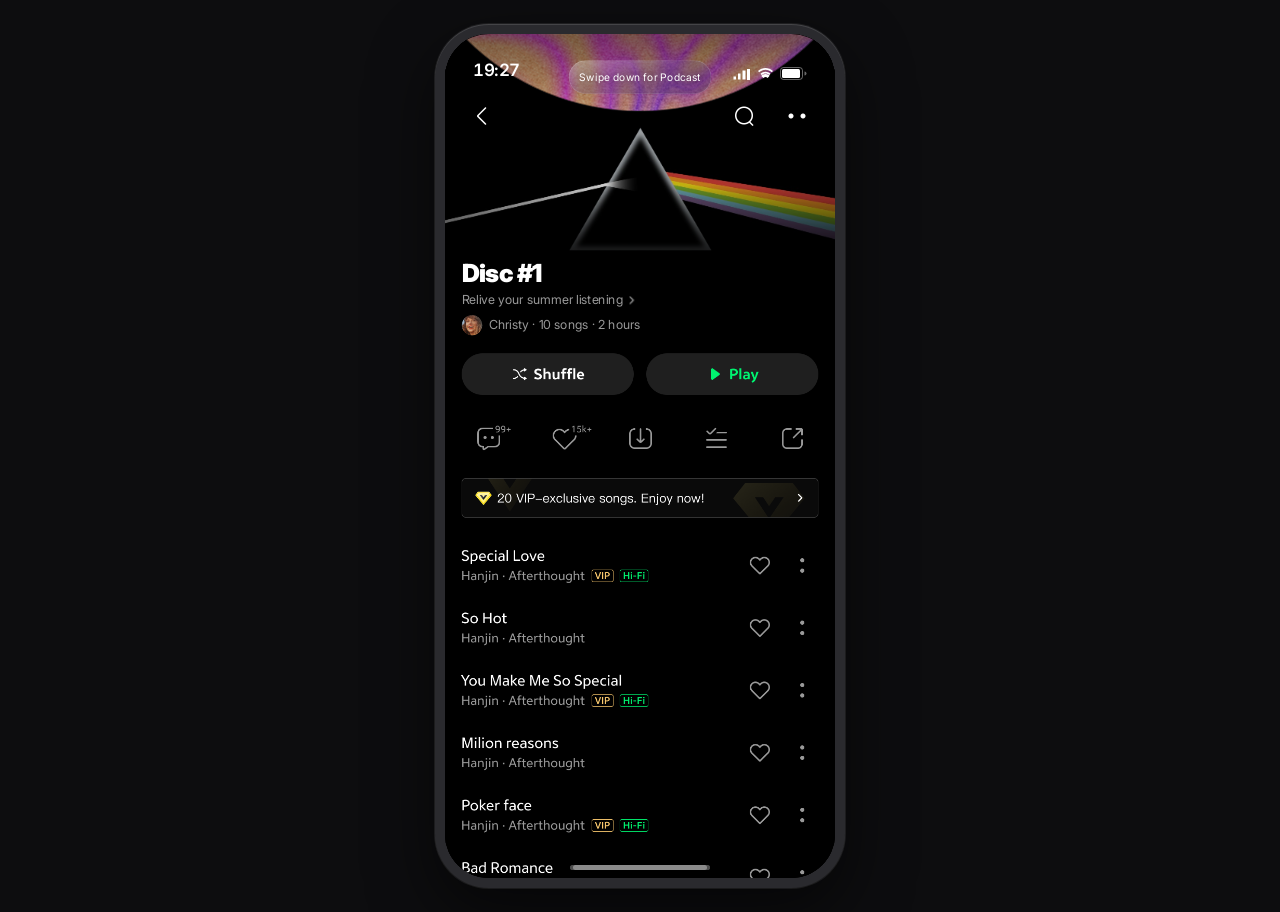
<file: index.html>
<!DOCTYPE html>
<html lang="zh-Hant">
<head>
  <meta charset="UTF-8">
  <meta name="viewport" content="width=device-width, initial-scale=1.0, maximum-scale=1.0, user-scalable=no">
  <title>AI 播客 · Disc #1</title>
  <link rel="preconnect" href="https://fonts.googleapis.com">
  <link rel="preconnect" href="https://fonts.gstatic.com" crossorigin>
  <link href="https://fonts.googleapis.com/css2?family=Instrument+Serif:ital@0;1&family=Inter:wght@400;500;600;700&display=swap" rel="stylesheet">
  <link rel="stylesheet" href="playlist.css">
  <style>
    /* file:// 兜底 */
    body.shell-body { min-height: 100dvh; margin: 0; display: flex; align-items: center; justify-content: center; background: #0d0d0f; }
    .phone-preview { padding: 10px; border-radius: 54px; background: #2a2a2e; }
    .phone-screen { width: 390px; height: 844px; border-radius: 44px; overflow: hidden; background: #000; position: relative; }
    .view--playlist { width: 100%; height: 100%; }
    .view--player { width: 100%; height: 100%; background: #fbe2d0; }
    .ios-status-bar { position: absolute; top: 0; left: 0; right: 0; z-index: 50; height: 54px; }
    .player-frame { top: 54px; height: calc(100% - 54px); position: absolute; width: 100%; left: 0; }
    .phone-screen.is-player-view .player-frame { top: 0; height: 100%; }
    .playlist-viewport { width: 100%; height: 100%; overflow: hidden; }
    .playlist-stage { width: 750px; height: 1624px; transform: scale(var(--stage-scale, 0.52)); transform-origin: top left; position: relative; }
    .view--playlist { touch-action: none; }
    .figma-disc-long-hit {
      position: absolute;
      left: 50%;
      top: 50%;
      z-index: 8;
      width: 44%;
      height: 44%;
      transform: translate(-50%, -50%);
      border: none;
      border-radius: 50%;
      background: transparent;
      cursor: pointer;
      pointer-events: auto;
      -webkit-tap-highlight-color: transparent;
    }
    .figma-hero-hit { touch-action: none; }
  </style>
</head>
<body class="shell-body">

  <div class="phone-preview">
    <div class="phone-screen" id="phoneScreen">

      <header class="ios-status-bar" aria-hidden="true">
        <time class="ios-status-bar__time" id="statusTime">12:32</time>
        <div class="ios-status-bar__trailing">
            <svg class="ios-icon ios-icon--cellular" viewBox="0 0 18 12" aria-hidden="true">
              <path fill="currentColor" d="M1 8.5h2.5v3H1v-3zm4.5-3H8v6H5.5v-6zm4.5-3H13v9h-3V2.5zm4.5-1.5h3v12h-3V1z"/>
            </svg>
            <svg class="ios-icon ios-icon--wifi" viewBox="0 0 16 12" aria-hidden="true">
              <path fill="currentColor" d="M8 1.8c2.4 0 4.6.9 6.3 2.4l1.2-1.2C13.4 1.1 10.8 0 8 0S2.6 1.1.5 2.9L1.7 4.2C3.4 2.7 5.6 1.8 8 1.8zm0 3.6c1.5 0 2.9.6 3.9 1.6l1.2-1.2c-1.4-1.3-3.3-2.1-5.1-2.1s-3.7.8-5.1 2.1L4.1 7c1-.9 2.4-1.6 3.9-1.6zm0 3.6c.8 0 1.5.3 2.1.9l2.1-2.1C11.1 6.7 9.6 6 8 6s-3.1.7-4.2 1.9L5.9 10c.6-.6 1.3-.9 2.1-.9z"/>
            </svg>
            <svg class="ios-icon ios-icon--battery" viewBox="0 0 27 13" aria-hidden="true">
              <rect x=".5" y=".5" width="22" height="12" rx="3" fill="none" stroke="currentColor" stroke-opacity=".4"/>
              <rect x="2" y="2" width="18" height="9" rx="1.5" fill="currentColor"/>
              <path fill="currentColor" fill-opacity=".4" d="M24.5 4.5v4a1.5 1.5 0 0 0 0-4z"/>
            </svg>
          </div>
      </header>

      <section class="view view--playlist active" id="viewPlaylist" aria-label="歌单页">

        <nav class="app-nav" aria-label="导航栏">
          <button type="button" class="app-nav__btn" aria-label="返回">
            <img class="app-nav__icon" src="assets/playlist/nav-back.png" alt="" width="24" height="24">
          </button>
          <div class="app-nav__actions">
            <button type="button" class="app-nav__btn" aria-label="搜索">
              <img class="app-nav__icon" src="assets/playlist/nav-search.png" alt="" width="24" height="24">
            </button>
            <button type="button" class="app-nav__btn" aria-label="分享">
              <img class="app-nav__icon" src="assets/playlist/nav-share.png" alt="" width="24" height="24">
            </button>
          </div>
        </nav>

        <div class="playlist-viewport">
          <div class="playlist-stage" data-figma-node="2:18733">

            <img
              class="figma-layer figma-layer--bg"
              src="assets/playlist/image-6.png"
              alt=""
              width="750"
              height="1624"
              data-node-id="2:18734"
            >

            <!-- 遮住底图里自带的旧状态栏 / 导航，避免与上方 iOS 栏重复 -->
            <div class="figma-bg-top-wipe" aria-hidden="true"></div>

            <div class="figma-layer figma-layer--hero-mask" data-node-id="2:18735">
              <img
                class="figma-hero-bg"
                src="assets/playlist/hero-bg.jpg"
                alt=""
                width="750"
                height="514"
                decoding="async"
              >
              <div class="figma-hero-disc" data-node-id="2:19599" aria-hidden="true">
                <div class="figma-hero-disc-spin">
                  <div class="figma-hero-ambient" id="playlistAmbient"></div>
                  <div class="figma-hero-hub-cover" aria-hidden="true"></div>
                  <div class="figma-hero-disc-vinyl" aria-hidden="true"></div>
                  <svg class="figma-hero-disc-rings" viewBox="0 0 100 100" aria-hidden="true">
                    <g class="figma-hero-disc-rings__grooves" fill="none">
                      <circle cx="50" cy="50" r="24"/>
                      <circle cx="50" cy="50" r="28"/>
                      <circle cx="50" cy="50" r="32"/>
                      <circle cx="50" cy="50" r="36"/>
                      <circle cx="50" cy="50" r="40"/>
                      <circle cx="50" cy="50" r="44"/>
                      <circle cx="50" cy="50" r="47"/>
                      <circle cx="50" cy="50" r="49.2"/>
                    </g>
                  </svg>
                  <div class="figma-hero-disc-center" aria-hidden="true"></div>
                  <button type="button" class="figma-disc-long-hit" id="discLongPress" aria-label="长按进入播放器" tabindex="-1"></button>
                </div>
              </div>
              <div class="figma-hero-dim" data-node-id="2:18737"></div>
              <div class="figma-hero-grad figma-hero-grad--bottom" data-node-id="2:18738"></div>
              <div class="figma-hero-grad figma-hero-grad--top" data-node-id="2:18739"></div>
            </div>

            <div class="figma-layer figma-layer--meta" data-node-id="2:18744">
              <h1 class="figma-meta-title" data-node-id="2:18746">Disc #1</h1>
              <p class="figma-meta-subtitle" data-node-id="2:18747">
                <span data-node-id="2:18748">Relive your summer listening </span>
                <img class="figma-meta-chevron" src="assets/playlist/icon-chevron-right.png" alt="" width="24" height="24" data-node-id="2:18749">
              </p>
              <div class="figma-meta-user" data-node-id="2:18764">
                <img class="figma-meta-avatar" src="assets/playlist/avatar-mask.png" alt="" width="40" height="40" data-node-id="2:18766">
                <p class="figma-meta-user-text" data-node-id="2:18770">
                  <span data-node-id="2:18771">Christy</span><span data-node-id="2:18772"> · 10 songs · 2 hours</span>
                </p>
              </div>
            </div>


            <div class="figma-layer figma-layer--pill" data-node-id="2:19683" aria-hidden="true">
              <span class="figma-pill-text">Swipe down for Podcast</span>
            </div>

            <button type="button" class="figma-hero-hit" id="heroTrigger" aria-label="向下滑动进入 Podcast 播放器"></button>

          </div>
        </div>
      </section>

      <section class="view view--player" id="viewPlayer" aria-label="播放器" aria-hidden="true">
        <iframe
          id="playerFrame"
          class="player-frame"
          title="Lucky · Jason Mraz"
          allow="autoplay"
        ></iframe>
      </section>

      <div class="transition-flash" id="transitionFlash" aria-hidden="true"></div>
      <div class="phone-home-indicator" aria-hidden="true"></div>

    </div>
  </div>

  <script src="assets/vendor/three.min.js"></script>
  <script src="ambient-shader.js"></script>
  <script src="playlist-ambient.js"></script>
  <script src="navigation.js"></script>
</body>
</html>
</file>
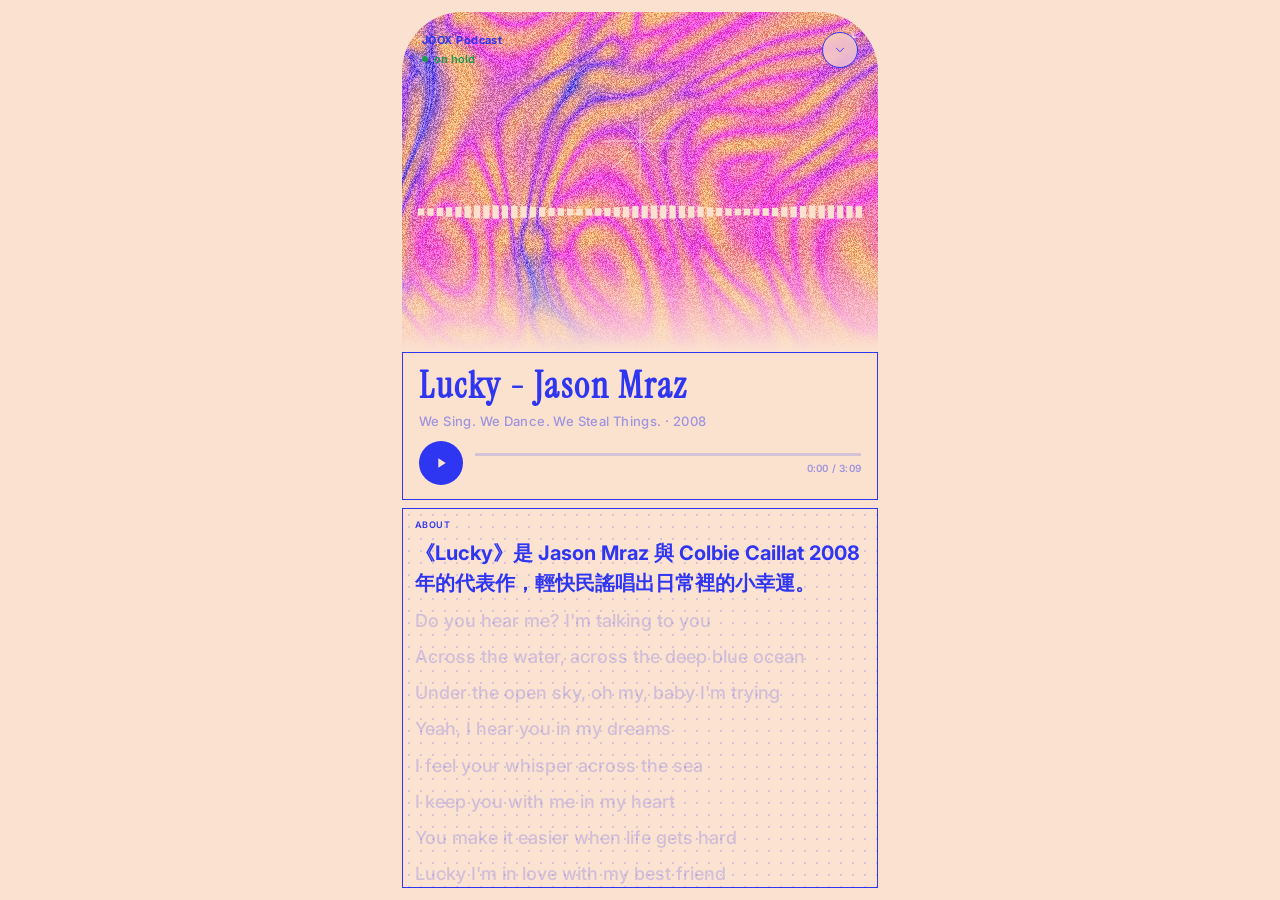
<file: player.html>
<!DOCTYPE html>
<html lang="zh-Hant">
<head>
<meta charset="UTF-8">
<meta name="viewport" content="width=device-width, initial-scale=1.0, maximum-scale=1.0, user-scalable=no">
<title>Lucky - Jason Mraz · Aero Player</title>
<link rel="preconnect" href="https://fonts.googleapis.com">
<link rel="preconnect" href="https://fonts.gstatic.com" crossorigin>
<link href="https://fonts.googleapis.com/css2?family=Instrument+Serif:ital@0;1&family=Inter:wght@400;500;600;700&display=swap" rel="stylesheet">
<script src="assets/vendor/three.min.js"></script>
<script src="ambient-shader.js"></script>
<style>
  :root{
    --bg-color:#FBE2D0;
    --ink-primary:#2F36F1;
    --ink-accent:#F949E0;
    --ink-muted:rgba(47,54,241,.45);
    --ink-faint:rgba(47,54,241,.18);
    --live:#1a9b52;
    --font-serif:'Instrument Serif', serif;
    --font-sans:'Inter', sans-serif;
    --border-style:1px solid var(--ink-primary);
  }
  *{box-sizing:border-box;margin:0;padding:0;user-select:none;-webkit-tap-highlight-color:transparent}
  html,body{width:100%;height:100%;background:var(--bg-color);color:var(--ink-primary);overflow:hidden;display:flex;justify-content:center;align-items:center;font-family:var(--font-sans)}
  html.is-embed, html.is-embed body{background:var(--bg-color);padding:0;display:block}
  html.is-embed #app-frame{max-width:none;width:100%;height:100%;background:var(--bg-color)}

  #app-frame{
    width:100%;height:100%;max-width:500px;background:var(--bg-color);
    position:relative;display:flex;flex-direction:column;overflow:hidden;
  }

  .player-stage{flex:1;display:flex;flex-direction:column;min-height:0}

  html.is-embed .player-stage{
    position:relative;
    flex:1;
    min-height:0;
    height:100%;
    overflow:hidden;
  }

  .ambient-viewport{
    --beat-scale:1;
    position:relative;margin:12px 12px 0 12px;
    flex:0 0 min(48vh, 340px);min-height:260px;
    border-top-left-radius:60px;border-top-right-radius:60px;
    overflow:hidden;display:flex;flex-direction:column;
  }
  html.is-embed .ambient-viewport{
    position:absolute;
    inset:0;
    margin:0;
    width:100%;
    height:100%;
    min-height:280px;
    flex:none;
    border-radius:0;
    z-index:0;
  }
  html.is-embed .viewport-fade{
    display:block;
    height:140px;
  }
  #webgl-container{position:absolute;inset:0;z-index:0}
  .dot-grid{
    position:absolute;inset:0;z-index:1;pointer-events:none;
    background-image:radial-gradient(circle, rgba(251,226,208,.55) 1px, transparent 1px);
    background-size:14px 14px;opacity:.35;mix-blend-mode:overlay;
  }
  .viewport-fade{position:absolute;bottom:0;left:0;width:100%;height:100px;background:linear-gradient(to top, var(--bg-color) 0%, transparent 100%);z-index:2}

  .player-header{
    position:relative;z-index:5;display:flex;align-items:center;gap:12px;
    padding:20px 20px 8px 20px;
  }
  html.is-embed .player-header{
    padding-top:62px;
  }
  .header-copy{flex:1;min-width:0}
  .channel-title{
    font-family:var(--font-sans);font-size:11px;font-weight:700;
    letter-spacing:.04em;line-height:1.2;
  }
  .channel-status{
    display:flex;align-items:center;gap:6px;margin-top:4px;
    font-size:11px;font-weight:600;color:var(--live);
  }
  .status-dot{
    width:6px;height:6px;border-radius:50%;background:var(--live);
    animation:status-pulse 1.6s ease-in-out infinite;
  }
  @keyframes status-pulse{
    0%,100%{opacity:1;transform:scale(1)}
    50%{opacity:.45;transform:scale(.85)}
  }
  .collapse-btn{
    width:36px;height:36px;border-radius:50%;border:var(--border-style);
    background:rgba(251,226,208,.65);backdrop-filter:blur(4px);
    display:flex;align-items:center;justify-content:center;cursor:pointer;
  }
  .collapse-btn svg{width:14px;height:14px}

  .wave-stage{
    position:relative;z-index:4;flex:1;display:flex;align-items:center;justify-content:center;
    padding:8px 16px 12px 16px;
  }
  .wave-canvas{width:100%;height:88px;display:block}

  .starburst-overlay{
    position:absolute;top:38%;left:50%;
    transform:translate(-50%,-50%) scale(var(--beat-scale));
    z-index:3;width:96px;height:96px;opacity:.75;pointer-events:none;
    transition:transform .08s ease-out;
  }
  .star-top-right{position:absolute;top:18px;right:18px;width:14px;height:14px;z-index:3;pointer-events:none}

  .player-sheet{
    flex:1;min-height:0;display:flex;flex-direction:column;
    padding:0 12px 12px 12px;gap:8px;
    animation:sheet-rise .7s cubic-bezier(.22,1,.36,1) both;
  }
  html.is-embed .player-sheet{
    animation:none;
    position:absolute;
    left:0;
    right:0;
    bottom:0;
    z-index:3;
    flex:none;
    max-height:0;
    min-height:0;
    overflow:hidden;
    opacity:0;
    padding:0 12px 0;
    -webkit-overflow-scrolling:touch;
    background:linear-gradient(180deg, rgba(251,226,208,0) 0%, var(--bg-color) 56px, var(--bg-color) 100%);
    pointer-events:none;
    transform:translateY(-12px);
    transform-origin:top center;
    transition:
      max-height 1.05s cubic-bezier(0.16, 1, 0.3, 1),
      opacity 0.65s cubic-bezier(0.19, 1, 0.22, 1) 0.06s,
      transform 1.05s cubic-bezier(0.16, 1, 0.3, 1),
      padding 1.05s cubic-bezier(0.16, 1, 0.3, 1);
  }
  html.is-embed.sheet-revealed .player-sheet{
    max-height:56%;
    opacity:1;
    overflow-y:auto;
    padding:0 12px 12px;
    pointer-events:auto;
    transform:translateY(0);
  }
  html.is-embed .wave-stage{
    position:absolute;
    left:0;
    right:0;
    bottom:58%;
    z-index:6;
    flex:none;
    width:100%;
    height:88px;
    min-height:88px;
    display:flex;
    align-items:center;
    justify-content:center;
    padding:0 16px;
    pointer-events:none;
  }
  html.is-embed .wave-canvas{
    filter:drop-shadow(0 0 12px rgba(47,54,241,0.25));
  }
  @keyframes sheet-rise{
    from{opacity:0;transform:translateY(28px)}
    to{opacity:1;transform:translateY(0)}
  }

  .episode-panel{
    border:var(--border-style);padding:16px 16px 14px 16px;
    background:rgba(251,226,208,.55);
    display:flex;flex-direction:column;gap:12px;
  }
  .episode-title{
    font-family:var(--font-serif);font-size:clamp(28px, 7vw, 36px);
    line-height:.95;letter-spacing:.06em;margin:0;
  }
  .episode-copy{display:flex;flex-direction:column;gap:10px}
  .episode-desc{
    font-size:13px;font-weight:500;color:var(--ink-muted);letter-spacing:.03em;
    margin:0;
  }

  .controls-row{display:flex;align-items:center;gap:12px}
  .play-toggle{
    width:44px;height:44px;border-radius:50%;border:none;cursor:pointer;
    background:var(--ink-primary);color:var(--bg-color);
    display:flex;align-items:center;justify-content:center;flex-shrink:0;
    transition:transform .15s ease;
  }
  .play-toggle:active{transform:scale(.94)}
  .play-toggle svg{width:16px;height:16px}
  .progress-wrap{flex:1;min-width:0}
  .progress-track{
    height:3px;background:var(--ink-faint);position:relative;cursor:pointer;
  }
  .progress-fill{
    height:100%;width:0;background:var(--ink-primary);
    transition:width .08s linear;
  }
  .progress-times{
    margin-top:6px;font-size:10px;font-weight:600;color:var(--ink-muted);
    font-variant-numeric:tabular-nums;text-align:right;letter-spacing:.02em;
  }

  .transcript-module{
    border:var(--border-style);flex:1;min-height:0;display:flex;flex-direction:column;
    background-image:radial-gradient(circle, var(--ink-faint) 1px, transparent 1px);
    background-size:12px 12px;
    background-color:rgba(251,226,208,.35);
  }
  .transcript-label{
    padding:10px 12px 0 12px;
    font-size:9px;font-weight:600;text-transform:uppercase;letter-spacing:.05em;
  }
  .transcript-scroll{
    flex:1;overflow-y:auto;padding:8px 12px 12px 12px;
    -webkit-overflow-scrolling:touch;
    scrollbar-width:none;
  }
  .transcript-scroll::-webkit-scrollbar{display:none}
  .scroll-list{display:flex;flex-direction:column;gap:10px}
  .scroll-line{
    font-size:18px;font-weight:500;line-height:1.45;
    color:var(--ink-muted);opacity:.45;
    transition:color .28s ease, font-weight .28s ease, opacity .28s ease, font-size .28s ease;
  }
  .scroll-line.is-intro{font-size:18px;line-height:1.5}
  .scroll-line.is-past{
    color:var(--ink-muted);font-weight:500;opacity:.65;
  }
  .scroll-line.is-active{
    color:var(--ink-primary);font-weight:700;font-size:20px;opacity:1;
  }
  .scroll-line.is-intro.is-active{font-size:20px}

  .starburst-overlay line,.starburst-overlay path{stroke:var(--bg-color);stroke-width:1px;fill:none}
  .star-top-right polygon{fill:var(--bg-color);stroke:none}
  .collapse-btn svg path{stroke:var(--ink-primary);fill:none}
  .play-toggle svg{fill:currentColor;stroke:none}

  .vip-gate{
    position:absolute;inset:0;z-index:100;
    display:flex;align-items:center;justify-content:center;
    padding:20px 18px;
    opacity:0;visibility:hidden;pointer-events:none;
    transition:opacity .4s ease, visibility .4s ease;
  }
  .vip-gate.is-visible{opacity:1;visibility:visible;pointer-events:auto}
  .vip-gate__backdrop{
    position:absolute;inset:0;background:rgba(0,0,0,.58);
  }
  /* VIP gate · Figma 10:932 */
  .vip-gate__dialog{
    position:relative;z-index:1;
    width:min(calc(100% - 36px),345px);
    background:#ffe0ca;
    border:1px solid #2f36f1;
    border-radius:0;
    padding:16px 17px 20px;
    display:flex;flex-direction:column;align-items:center;gap:12px;
    text-align:center;
    animation:vip-dialog-in .45s cubic-bezier(.22,1,.36,1) both;
  }
  @keyframes vip-dialog-in{
    from{opacity:0;transform:translateY(16px) scale(.98)}
    to{opacity:1;transform:translateY(0) scale(1)}
  }
  .vip-gate__spacer{
    width:100%;height:22px;flex-shrink:0;
  }
  .vip-gate__title{
    margin:0;width:100%;
    font-family:'Times New Roman',var(--font-serif),serif;font-weight:400;
    font-size:clamp(28px,6.93vw,52px);line-height:1;
    letter-spacing:2.16px;color:#2f36f1;
  }
  .vip-gate__body{
    margin:0;width:100%;max-width:454px;
    font-family:'Times New Roman',var(--font-serif),serif;font-weight:400;
    font-size:clamp(16px,3.73vw,28px);line-height:1.22;
    letter-spacing:2.16px;color:#2f36f1;
    word-break:break-word;
  }
  .vip-gate__cta{
    width:100%;max-width:345px;height:clamp(52px,9.47vw,71px);
    margin:0;border:1px solid #2f36f1;border-radius:0;cursor:pointer;
    padding:0 12px;background:#2f36f1;color:#efefef;
    font-family:'Times New Roman',var(--font-serif),serif;
    font-size:clamp(16px,3.2vw,24px);font-weight:700;line-height:1.425;
    letter-spacing:2.16px;
    transition:opacity .15s ease;
  }
  .vip-gate__cta:active{opacity:.9}
  .vip-gate__spacer--tight{height:8px}
  .vip-gate__later{
    margin:-4px 0 5px;border:none;background:transparent;cursor:pointer;
    font-family:'Times New Roman',var(--font-serif),serif;font-weight:400;
    font-size:clamp(16px,3.2vw,24px);line-height:1.425;
    color:#2f36f1;letter-spacing:2.16px;padding:0;
  }
</style>
</head>
<body>

<script>
  if (/[?&]embed=1/.test(location.search)) document.documentElement.classList.add('is-embed');
</script>

<div id="app-frame">
  <div class="player-stage">
    <section class="ambient-viewport" aria-label="播放视觉">
      <div id="webgl-container" aria-hidden="true"></div>
      <div class="dot-grid" aria-hidden="true"></div>
      <svg class="starburst-overlay" viewBox="0 0 100 100" aria-hidden="true">
        <line x1="50" y1="10" x2="50" y2="90"/>
        <line x1="10" y1="50" x2="90" y2="50"/>
        <line x1="21.7" y1="21.7" x2="78.3" y2="78.3"/>
        <line x1="21.7" y1="78.3" x2="78.3" y2="21.7"/>
        <circle cx="50" cy="50" r="1.5" fill="var(--bg-color)" stroke="none"/>
      </svg>
      <svg class="star-top-right" viewBox="0 0 24 24" aria-hidden="true">
        <polygon points="12,0 13.5,10.5 24,12 13.5,13.5 12,24 10.5,13.5 0,12 10.5,10.5"/>
      </svg>
      <div class="viewport-fade" aria-hidden="true"></div>

      <header class="player-header">
        <div class="header-copy">
          <div class="channel-title">JOOX Podcast</div>
          <div class="channel-status" id="channelStatus">
            <span class="status-dot" aria-hidden="true"></span>
            <span id="statusLabel">playing</span>
          </div>
        </div>
        <button type="button" class="collapse-btn" aria-label="收起播放器">
          <svg viewBox="0 0 24 24" aria-hidden="true">
            <path d="M6 9l6 6 6-6" stroke-width="1.6" stroke-linecap="round" stroke-linejoin="round"/>
          </svg>
        </button>
      </header>

      <div class="wave-stage">
        <canvas class="wave-canvas" id="waveCanvas" aria-hidden="true"></canvas>
      </div>
    </section>

    <section class="player-sheet" aria-label="播客控制">
      <article class="episode-panel">
        <div class="episode-copy">
          <h1 class="episode-title">Lucky - Jason Mraz</h1>
          <p class="episode-desc">We Sing. We Dance. We Steal Things. · 2008</p>
        </div>
        <div class="controls-row">
          <button type="button" class="play-toggle" id="playBtn" aria-label="播放">
            <svg id="iconPlay" viewBox="0 0 24 24" aria-hidden="true">
              <path d="M8 5v14l11-7z"/>
            </svg>
            <svg id="iconPause" viewBox="0 0 24 24" aria-hidden="true" style="display:none">
              <path d="M6 5h4v14H6V5zm8 0h4v14h-4V5z"/>
            </svg>
          </button>
          <div class="progress-wrap">
            <div class="progress-track" id="progressTrack" role="slider" aria-label="播放进度" tabindex="0">
              <div class="progress-fill" id="progressFill"></div>
            </div>
            <div class="progress-times" id="progressTimes">0:00 / 0:00</div>
          </div>
        </div>
      </article>

      <article class="transcript-module">
        <div class="transcript-label">About</div>
        <div class="transcript-scroll" id="transcriptScroll"></div>
      </article>

    </section>
  </div>

  <div class="vip-gate" id="vipGate" aria-hidden="true">
    <div class="vip-gate__backdrop" aria-hidden="true"></div>
    <div class="vip-gate__dialog" role="dialog" aria-modal="true" aria-labelledby="vipGateTitle" data-node-id="10:932">
      <div class="vip-gate__spacer" aria-hidden="true"></div>
      <h2 class="vip-gate__title" id="vipGateTitle" data-node-id="10:935">Unlock Full Podcast</h2>
      <p class="vip-gate__body" data-node-id="10:957">Upgrade to VIP. Get one custom JOOX podcast monthly, with stories about your playlists.</p>
      <div class="vip-gate__spacer" aria-hidden="true"></div>
      <button type="button" class="vip-gate__cta" id="vipGateCta" data-node-id="10:955">Start Now - HK$3/month</button>
      <div class="vip-gate__spacer vip-gate__spacer--tight" aria-hidden="true"></div>
      <button type="button" class="vip-gate__later" id="vipGateLater" data-node-id="10:965">Maybe Later</button>
    </div>
  </div>
</div>

<audio id="audio" preload="metadata" playsinline src="assets/lucky.mp3"></audio>
<audio id="podcastAudio" preload="auto" playsinline src="JOJO%20podcast.mp3"></audio>

<script>
(function(){
  const ABOUT_INTRO = '《Lucky》是 Jason Mraz 與 Colbie Caillat 2008 年的代表作，輕快民謠唱出日常裡的小幸運。';

  const LYRIC_LINES = [
    'Do you hear me? I\'m talking to you',
    'Across the water, across the deep blue ocean',
    'Under the open sky, oh my, baby I\'m trying',
    'Yeah, I hear you in my dreams',
    'I feel your whisper across the sea',
    'I keep you with me in my heart',
    'You make it easier when life gets hard',
    'Lucky I\'m in love with my best friend',
    'Lucky to have been where I have been',
    'Lucky to be coming home again',
    'Ooh-ooh, ooh-ooh, ooh-ooh-ooh',
    'They don\'t know how long it takes',
    'Waiting for a love like this',
    'Every time we say goodbye',
    'I wish we had one more kiss',
    'I\'ll wait for you, I promise you, I will',
    'Lucky I\'m in love with my best friend',
    'Lucky to have been where I have been',
    'Lucky to be coming home again',
    'Lucky we\'re in love in every way',
    'Lucky to have stayed where we have stayed',
    'Lucky to be coming home someday',
    'So I\'m sailing through the sea',
    'To an island where we\'ll meet',
    'You\'ll hear the music fill the air',
    'I\'ll put a flower in your hair',
    'Though the breezes, through the trees',
    'They move so pretty, you\'re all I see',
    'As the world keeps spinning \'round',
    'You hold me right here, right now',
    'Lucky I\'m in love with my best friend',
    'Lucky to have been where I have been',
    'Lucky to be coming home again',
    'Lucky we\'re in love in every way',
    'Lucky to have stayed where we have stayed',
    'Lucky to be coming home someday',
    'Ooh-ooh, ooh-ooh, ooh-ooh-ooh',
    'Ooh-ooh, ooh-ooh, ooh-ooh-ooh',
    'Ooh-ooh',
    'Oh, yeah',
    'So love you'
  ];
  let scrollItems = [];

  const audio = document.getElementById('audio');
  const podcastAudio = document.getElementById('podcastAudio');
  const playBtn = document.getElementById('playBtn');
  const vipGate = document.getElementById('vipGate');
  const vipGateCta = document.getElementById('vipGateCta');
  const vipGateLater = document.getElementById('vipGateLater');
  const LUCKY_FADE_SEC = 2.5;
  const VIP_GATE_AT = 10;
  const VIP_FADE_OUT_SEC = 1.2;
  const iconPlay = document.getElementById('iconPlay');
  const iconPause = document.getElementById('iconPause');
  const progressTrack = document.getElementById('progressTrack');
  const progressFill = document.getElementById('progressFill');
  const progressTimes = document.getElementById('progressTimes');
  const statusLabel = document.getElementById('statusLabel');
  const transcriptScroll = document.getElementById('transcriptScroll');
  const waveCanvas = document.getElementById('waveCanvas');
  const ctx = waveCanvas.getContext('2d');
  const ambientViewport = document.querySelector('.ambient-viewport');
  let playing = false;
  let duration = 190;
  const bars = 48;
  const heights = new Array(bars).fill(0).map(() => 0.12);
  let audioCtx = null;
  let gainLucky = null;
  let gainPodcast = null;
  let analyser = null;
  let vipGateTriggered = false;
  let vipGateDismissed = false;
  let vipGateFading = false;
  let freqData = null;
  let fadeRaf = null;
  let beatEnergy = 0;
  let scaleBeat = 0;
  let ambientApi = null;
  let lastActiveLyricIdx = -1;

  function setBeatScale(){
    if (ambientViewport) ambientViewport.style.setProperty('--beat-scale', String(1 + scaleBeat * 0.14));
  }

  function initAudioGraph(){
    if (audioCtx) return audioCtx;
    const Ctx = window.AudioContext || window.webkitAudioContext;
    if (!Ctx) return null;
    audioCtx = new Ctx();
    gainLucky = audioCtx.createGain();
    gainLucky.gain.value = 0;
    const luckySource = audioCtx.createMediaElementSource(audio);
    luckySource.connect(gainLucky);
    gainLucky.connect(analyser = audioCtx.createAnalyser());
    analyser.fftSize = 512;
    analyser.smoothingTimeConstant = 0.78;
    analyser.connect(audioCtx.destination);
    gainPodcast = audioCtx.createGain();
    gainPodcast.gain.value = 1;
    const podcastSource = audioCtx.createMediaElementSource(podcastAudio);
    podcastSource.connect(gainPodcast);
    gainPodcast.connect(audioCtx.destination);
    freqData = new Uint8Array(analyser.frequencyBinCount);
    return audioCtx;
  }

  function resetLuckyGain(){
    if (fadeRaf) {
      cancelAnimationFrame(fadeRaf);
      fadeRaf = null;
    }
    if (gainLucky && audioCtx) {
      const t = audioCtx.currentTime;
      gainLucky.gain.cancelScheduledValues(t);
      gainLucky.gain.setValueAtTime(0, t);
    } else {
      audio.volume = 0;
    }
  }

  function fadeLuckyIn(){
    if (gainLucky && audioCtx) {
      const t = audioCtx.currentTime;
      gainLucky.gain.cancelScheduledValues(t);
      gainLucky.gain.setValueAtTime(0, t);
      gainLucky.gain.linearRampToValueAtTime(1, t + LUCKY_FADE_SEC);
      return;
    }
    audio.volume = 0;
    const start = performance.now();
    function step(now){
      const p = Math.min(1, (now - start) / (LUCKY_FADE_SEC * 1000));
      audio.volume = p;
      if (p < 1) fadeRaf = requestAnimationFrame(step);
      else fadeRaf = null;
    }
    fadeRaf = requestAnimationFrame(step);
  }

  async function ensureAudioRunning(){
    initAudioGraph();
    if (audioCtx && audioCtx.state === 'suspended') await audioCtx.resume();
  }

  function updateAudioReactive(){
    if (!analyser || !freqData || !playing){
      beatEnergy *= 0.92;
      scaleBeat *= 0.9;
      setBeatScale();
      if (ambientApi) ambientApi.setEnergy(beatEnergy);
      return null;
    }
    analyser.getByteFrequencyData(freqData);
    const n = freqData.length;
    const bassEnd = Math.max(6, Math.floor(n * 0.07));
    const midEnd = Math.max(bassEnd + 1, Math.floor(n * 0.32));
    let bass = 0, mid = 0;
    for (let i = 0; i < bassEnd; i++) bass += freqData[i];
    for (let i = bassEnd; i < midEnd; i++) mid += freqData[i];
    bass /= bassEnd * 255;
    mid /= (midEnd - bassEnd) * 255;
    const instant = Math.min(1, bass * 0.75 + mid * 0.25);
    beatEnergy += (instant - beatEnergy) * (instant > beatEnergy ? 0.18 : 0.1);
    scaleBeat += (instant - scaleBeat) * (instant > scaleBeat ? 0.55 : 0.16);
    setBeatScale();
    if (ambientApi) ambientApi.setEnergy(beatEnergy);
    const levels = new Array(bars);
    for (let i = 0; i < bars; i++){
      const i0 = Math.floor((i / bars) * n * 0.88);
      const i1 = Math.max(i0 + 1, Math.floor(((i + 1) / bars) * n * 0.88));
      let sum = 0;
      for (let j = i0; j < i1; j++) sum += freqData[j];
      levels[i] = sum / (i1 - i0) / 255;
    }
    return levels;
  }

  function fmt(sec){
    if (!isFinite(sec) || sec < 0) sec = 0;
    const m = Math.floor(sec / 60);
    const s = Math.floor(sec % 60);
    return m + ':' + String(s).padStart(2, '0');
  }

  function syncScrollTimes(dur){
    const all = [ABOUT_INTRO, ...LYRIC_LINES];
    scrollItems = all.map((text, i) => ({
      t: (i / all.length) * dur,
      text,
      isIntro: i === 0
    }));
    buildTranscript();
  }

  function buildTranscript(){
    transcriptScroll.innerHTML = `
      <div class="scroll-list">
        ${scrollItems.map((item, i) => `
          <p class="scroll-line${item.isIntro ? ' is-intro' : ''}" data-index="${i}" data-time="${item.t}">${item.text}</p>
        `).join('')}
      </div>
    `;
    lastActiveLyricIdx = -1;
    highlightLyricAt(0, false);
  }

  const scrollEls = () => [...transcriptScroll.querySelectorAll('.scroll-line')];

  function highlightLyricAt(activeIdx, scrollIntoView){
    const lines = scrollEls();
    if (!lines.length) return;
    const idx = Math.max(0, Math.min(activeIdx, lines.length - 1));
    lines.forEach((el, i) => {
      el.classList.toggle('is-active', i === idx);
      el.classList.toggle('is-past', i < idx);
    });
    if (scrollIntoView && idx !== lastActiveLyricIdx) {
      lines[idx].scrollIntoView({ block: 'center', behavior: 'smooth' });
    }
    lastActiveLyricIdx = idx;
  }

  function setPlayingUI(on){
    playing = on;
    iconPlay.style.display = on ? 'none' : 'block';
    iconPause.style.display = on ? 'block' : 'none';
    statusLabel.textContent = on ? 'playing' : 'on hold';
  }

  function resetPlaybackPosition(){
    audio.currentTime = 0;
    podcastAudio.currentTime = 0;
    lastActiveLyricIdx = -1;
    highlightLyricAt(0, false);
    updateProgress();
  }

  async function startPlayback(fromStart){
    initAudioGraph();
    await ensureAudioRunning();
    if (fromStart) {
      resetLuckyGain();
      audio.currentTime = 0;
      podcastAudio.currentTime = 0;
      fadeLuckyIn();
      await Promise.all([audio.play(), podcastAudio.play()]);
    } else {
      if (gainLucky && audioCtx) {
        gainLucky.gain.setValueAtTime(1, audioCtx.currentTime);
      } else {
        audio.volume = 1;
      }
      await audio.play();
    }
    setPlayingUI(true);
    updateProgress();
  }

  function stopPlayback(){
    resetLuckyGain();
    audio.pause();
    podcastAudio.pause();
    if (!gainLucky) audio.volume = 1;
    setPlayingUI(false);
  }

  async function playFromStart(){
    resetVipGateSession();
    stopPlayback();
    resetPlaybackPosition();
    try {
      await startPlayback(true);
    } catch (_) {
      statusLabel.textContent = 'Tap to play';
    }
  }

  function showVipGate(){
    if (!vipGate) return;
    vipGate.classList.add('is-visible');
    vipGate.setAttribute('aria-hidden', 'false');
  }

  function hideVipGate(){
    if (!vipGate) return;
    vipGate.classList.remove('is-visible');
    vipGate.setAttribute('aria-hidden', 'true');
  }

  function resetVipGateSession(){
    vipGateTriggered = false;
    vipGateDismissed = false;
    vipGateFading = false;
    hideVipGate();
  }

  function rampGain(gainNode, toValue, sec){
    if (!gainNode || !audioCtx) return;
    const t0 = audioCtx.currentTime;
    gainNode.gain.cancelScheduledValues(t0);
    gainNode.gain.setValueAtTime(gainNode.gain.value, t0);
    gainNode.gain.linearRampToValueAtTime(toValue, t0 + sec);
  }

  function waitMs(ms){
    return new Promise(function (resolve) { window.setTimeout(resolve, ms); });
  }

  async function fadeOutAllAndPause(){
    if (vipGateFading) return;
    vipGateFading = true;
    initAudioGraph();
    await ensureAudioRunning();
    if (gainLucky && gainPodcast && audioCtx) {
      rampGain(gainLucky, 0, VIP_FADE_OUT_SEC);
      rampGain(gainPodcast, 0, VIP_FADE_OUT_SEC);
      await waitMs(VIP_FADE_OUT_SEC * 1000 + 60);
    } else {
      const startVol = audio.volume;
      const steps = 12;
      for (let i = 1; i <= steps; i++){
        audio.volume = Math.max(0, startVol * (1 - i / steps));
        await waitMs((VIP_FADE_OUT_SEC * 1000) / steps);
      }
    }
    audio.pause();
    podcastAudio.pause();
    vipGateFading = false;
    setPlayingUI(false);
  }

  async function triggerVipGate(){
    if (vipGateTriggered || vipGateDismissed) return;
    vipGateTriggered = true;
    showVipGate();
    await fadeOutAllAndPause();
  }

  async function resumeAfterVipGate(){
    hideVipGate();
    vipGateDismissed = true;
    initAudioGraph();
    await ensureAudioRunning();
    if (gainLucky && audioCtx) {
      const t = audioCtx.currentTime;
      gainLucky.gain.cancelScheduledValues(t);
      gainLucky.gain.setValueAtTime(1, t);
    } else {
      audio.volume = 1;
    }
    try {
      await audio.play();
      setPlayingUI(true);
    } catch (_) {
      statusLabel.textContent = 'Tap to play';
    }
  }

  function updateProgress(){
    const cur = audio.currentTime || 0;
    const dur = audio.duration && isFinite(audio.duration) ? audio.duration : duration;
    if (audio.duration && isFinite(audio.duration)) duration = audio.duration;
    const pct = dur ? (cur / dur) * 100 : 0;
    progressFill.style.width = pct + '%';
    progressTimes.textContent = fmt(cur) + ' / ' + fmt(dur);
    progressTrack.setAttribute('aria-valuenow', String(Math.round(pct)));

    const lines = scrollEls();
    if (!lines.length) return;
    let activeIdx = 0;
    for (let i = 0; i < lines.length; i++){
      const t = parseFloat(lines[i].dataset.time) || 0;
      if (cur >= t) activeIdx = i;
    }
    highlightLyricAt(activeIdx, playing);

    if (playing && !vipGateTriggered && !vipGateDismissed && cur >= VIP_GATE_AT) {
      triggerVipGate();
    }
  }

  function resizeWave(){
    const dpr = Math.min(window.devicePixelRatio || 1, 2);
    const rect = waveCanvas.getBoundingClientRect();
    waveCanvas.width = Math.max(1, Math.floor(rect.width * dpr));
    waveCanvas.height = Math.max(1, Math.floor(rect.height * dpr));
    ctx.setTransform(dpr, 0, 0, dpr, 0, 0);
  }

  function drawWave(){
    const w = waveCanvas.clientWidth;
    const h = waveCanvas.clientHeight;
    ctx.clearRect(0, 0, w, h);
    const gap = 3;
    const barW = Math.max(2, (w - gap * (bars - 1)) / bars);
    const mid = h / 2;

    const levels = updateAudioReactive();
    for (let i = 0; i < bars; i++){
      if (levels){
        const target = 0.06 + levels[i] * 0.94;
        heights[i] += (target - heights[i]) * 0.42;
      } else {
        heights[i] += (0.14 + Math.sin(Date.now() * 0.001 + i * 0.35) * 0.05 - heights[i]) * 0.08;
      }
      const barH = Math.max(4, heights[i] * (h * 0.82));
      const x = i * (barW + gap);
      ctx.fillStyle = isEmbed ? 'rgba(255, 255, 255, 0.92)' : '#FBE2D0';
      ctx.fillRect(x, mid - barH / 2, barW, barH);
    }
    requestAnimationFrame(drawWave);
  }

  const collapseBtn = document.querySelector('.collapse-btn');
  const isEmbed = document.documentElement.classList.contains('is-embed');

  function scheduleWaveResize(){
    resizeWave();
    window.requestAnimationFrame(resizeWave);
    window.setTimeout(resizeWave, 120);
    window.setTimeout(resizeWave, 400);
  }
  if (collapseBtn && isEmbed) {
    collapseBtn.setAttribute('aria-label', '返回歌单');
    collapseBtn.addEventListener('click', function () {
      if (window.parent !== window) {
        window.parent.postMessage({ type: 'aero-nav', action: 'back' }, '*');
        return;
      }
      window.location.href = 'index.html';
    });
  }

  window.addEventListener('message', function (event) {
    if (!event.data || event.data.type !== 'aero-nav') return;
    if (event.data.action === 'pause') {
      resetVipGateSession();
      stopPlayback();
      resetPlaybackPosition();
    }
    if (event.data.action === 'reveal-sheet') {
      document.documentElement.classList.add('sheet-revealed');
      playFromStart();
    }
    if (event.data.action === 'collapse-sheet') {
      document.documentElement.classList.remove('sheet-revealed');
      resetVipGateSession();
      stopPlayback();
      resetPlaybackPosition();
    }
  });

  if (vipGateCta) {
    vipGateCta.addEventListener('click', function () {
      resumeAfterVipGate();
    });
  }
  if (vipGateLater) {
    vipGateLater.addEventListener('click', function () {
      hideVipGate();
      vipGateDismissed = true;
    });
  }

  playBtn.addEventListener('click', async () => {
    if (audio.paused){
      try {
        await startPlayback(false);
      } catch (_) {
        statusLabel.textContent = 'Tap to play';
      }
    } else {
      stopPlayback();
    }
  });

  progressTrack.addEventListener('click', (e) => {
    const rect = progressTrack.getBoundingClientRect();
    const ratio = Math.min(1, Math.max(0, (e.clientX - rect.left) / rect.width));
    const dur = audio.duration && isFinite(audio.duration) ? audio.duration : duration;
    audio.currentTime = ratio * dur;
    updateProgress();
  });

  audio.addEventListener('loadedmetadata', () => {
    if (audio.duration && isFinite(audio.duration)) syncScrollTimes(audio.duration);
    updateProgress();
  });
  audio.addEventListener('timeupdate', updateProgress);
  audio.addEventListener('ended', () => {
    podcastAudio.pause();
    resetLuckyGain();
    if (!gainLucky) audio.volume = 1;
    setPlayingUI(false);
  });
  audio.addEventListener('play', async () => {
    await ensureAudioRunning();
    setPlayingUI(true);
  });
  audio.addEventListener('pause', () => { if (!audio.ended) setPlayingUI(false); });

  syncScrollTimes(duration);

  window.addEventListener('resize', resizeWave);
  scheduleWaveResize();
  drawWave();
  updateProgress();

  if (!isEmbed) playFromStart();

  const container = document.getElementById('webgl-container');
  if (window.AeroAmbient && container) {
    ambientApi = window.AeroAmbient.mount(container, { energy: 0 });
    window.addEventListener('message', function (event) {
      if (!event.data || event.data.type !== 'aero-nav') return;
      if (event.data.action === 'embed-ready') {
        scheduleWaveResize();
        if (ambientApi) {
          ambientApi.resize();
          window.setTimeout(function () { ambientApi.resize(); }, 120);
        }
      }
      if (event.data.action === 'reveal-sheet') {
        document.documentElement.classList.add('sheet-revealed');
      }
    });
  }
})();
</script>
</body>
</html>
</file>
<file: playlist.css>
:root {
  --ease-expo: cubic-bezier(0.16, 1, 0.3, 1);
  --ease-out: cubic-bezier(0.19, 1, 0.22, 1);
  /* Figma frame playlist @ 750 × 1624 → phone 390 × 844 */
  --figma-w: 750px;
  --figma-h: 1624px;
  --phone-w: 390px;
  --phone-h: 844px;
  --scale: 0.52;
}

*, *::before, *::after { box-sizing: border-box; margin: 0; padding: 0; }

html { -webkit-text-size-adjust: 100%; }

body.shell-body {
  min-height: 100dvh;
  display: flex;
  align-items: center;
  justify-content: center;
  padding: 24px 16px;
  background: #0d0d0f;
  font-family: 'Inter', system-ui, sans-serif;
  -webkit-font-smoothing: antialiased;
}

.phone-preview {
  position: relative;
  padding: 10px;
  border-radius: 54px;
  background: linear-gradient(145deg, #3a3a3e 0%, #1c1c1e 45%, #2a2a2e 100%);
  box-shadow:
    0 0 0 1px rgba(255, 255, 255, 0.08),
    0 24px 64px rgba(0, 0, 0, 0.55),
    inset 0 1px 0 rgba(255, 255, 255, 0.12);
  flex-shrink: 0;
}

.phone-screen {
  position: relative;
  width: var(--phone-w);
  height: var(--phone-h);
  border-radius: 44px;
  overflow: hidden;
  background: #000;
  isolation: isolate;
}

.phone-home-indicator {
  position: absolute;
  bottom: 8px;
  left: 50%;
  z-index: 50;
  transform: translateX(-50%);
  width: 134px;
  height: 5px;
  border-radius: 3px;
  background: rgba(255, 255, 255, 0.35);
  pointer-events: none;
}

.view {
  position: absolute;
  inset: 0;
  display: none;
  pointer-events: none;
}

.view--playlist {
  z-index: 2;
  width: 100%;
  height: 100%;
  background: #000;
  transform: scale(1);
  transition: opacity 0.5s var(--ease-out), transform 0.65s var(--ease-expo);
}

.view--playlist.active {
  display: block;
  opacity: 1;
  visibility: visible;
  pointer-events: auto;
}

.view--playlist.exit {
  opacity: 0;
  transform: scale(1.03);
  pointer-events: none;
}

/* ========== Figma 画布缩放 ========== */
.playlist-viewport {
  width: 100%;
  height: 100%;
  overflow: hidden;
}

.playlist-stage {
  position: relative;
  width: 750px;
  height: 1624px;
  transform: scale(var(--stage-scale, 0.52));
  transform-origin: top left;
  background: #000;
  --disc-diameter: 950px;
  --disc-radius: calc(var(--disc-diameter) / 2);
  --disc-left: calc((var(--figma-w) - var(--disc-diameter)) / 2);
  --disc-top: -800px;
  /* 与 ambient-shader 色块一致 */
  --fluid-peach: #ffb17a;
  --fluid-light-purple: #8c7efd;
  --fluid-center: #cb55a4;
  --disc-spin-duration: 22s;
  --disc-center-ratio: 0.44;
}

@keyframes figma-disc-spin {
  from { transform: rotate(0deg); }
  to { transform: rotate(360deg); }
}

@keyframes figma-disc-center-spin {
  from { transform: translate(-50%, -50%) rotate(0deg); }
  to { transform: translate(-50%, -50%) rotate(360deg); }
}

.figma-layer {
  position: absolute;
  pointer-events: none;
}

.figma-layer--bg {
  inset: 0;
  width: 750px;
  height: 1624px;
  object-fit: cover;
  z-index: 0;
}

/* 盖住 image-6 内嵌的状态栏 + 导航（Figma 约 88+88px） */
.figma-bg-top-wipe {
  position: absolute;
  left: 0;
  top: 0;
  width: 750px;
  height: 176px;
  z-index: 1;
  background: linear-gradient(180deg, #000 0%, #000 78%, rgba(0, 0, 0, 0) 100%);
  pointer-events: none;
}

/* 背景+遮罩 · 2:18735 */
.figma-layer--hero-mask {
  left: 0;
  top: 0;
  width: 750px;
  height: 514px;
  overflow: hidden;
  z-index: 2;
}

/* 顶部 hero 背景图（光盘、文字下层） */
.figma-hero-bg {
  position: absolute;
  inset: 0;
  width: 100%;
  height: 100%;
  object-fit: cover;
  object-position: center 42%;
  z-index: 1;
  pointer-events: none;
}

.figma-hero-dim {
  position: absolute;
  inset: 0;
  background: rgba(0, 0, 0, 0.2);
  z-index: 5;
  pointer-events: none;
}

/* 完整圆形流体光盘（外层只负责裁剪，旋转在内层，避免 iOS 上圆角失效变方） */
.figma-hero-disc {
  position: absolute;
  left: var(--disc-left);
  top: var(--disc-top);
  width: var(--disc-diameter);
  height: var(--disc-diameter);
  aspect-ratio: 1;
  border-radius: 50%;
  overflow: hidden;
  clip-path: circle(50% at 50% 50%);
  z-index: 4;
  pointer-events: none;
  isolation: isolate;
  border: 1px solid rgba(255, 255, 255, 0.12);
  box-shadow:
    0 0 0 1px rgba(0, 0, 0, 0.45),
    0 0 48px rgba(140, 126, 253, 0.18),
    inset 0 0 120px rgba(0, 0, 0, 0.28),
    inset 0 0 32px rgba(255, 255, 255, 0.08);
}

.figma-hero-disc-spin {
  position: absolute;
  inset: 0;
  border-radius: 50%;
  overflow: hidden;
  transform-origin: center center;
  animation: figma-disc-spin var(--disc-spin-duration) linear infinite;
  will-change: transform;
}

.figma-hero-disc::before {
  content: '';
  position: absolute;
  inset: 0;
  border-radius: 50%;
  pointer-events: none;
  z-index: 5;
  box-shadow:
    inset 0 0 0 2px rgba(0, 0, 0, 0.35),
    inset 0 0 0 6px rgba(255, 255, 255, 0.05);
}

.figma-hero-disc-rings {
  position: absolute;
  inset: 0;
  z-index: 3;
  width: 100%;
  height: 100%;
  pointer-events: none;
  opacity: 0.5;
  mix-blend-mode: soft-light;
}

.figma-hero-disc-rings__grooves circle {
  stroke: rgba(255, 255, 255, 0.85);
  stroke-width: 1px;
  vector-effect: non-scaling-stroke;
}

.figma-hero-ambient {
  position: absolute;
  inset: 0;
  z-index: 0;
}

.figma-hero-ambient canvas {
  display: block;
  width: 100%;
  height: 100%;
  transform: scale(1.04);
  transform-origin: center center;
}

/* 细沟槽纹理（浅色 1px 等效、整体 50% 透明） */
.figma-hero-disc-vinyl {
  position: absolute;
  inset: 0;
  z-index: 2;
  border-radius: 50%;
  pointer-events: none;
  opacity: 0.5;
  background:
    repeating-radial-gradient(
      circle at 50% 50%,
      transparent 0,
      transparent 0.2%,
      rgba(255, 255, 255, 0.55) 0.2%,
      rgba(255, 255, 255, 0.55) 0.47%,
      transparent 0.47%,
      transparent 0.75%
    ),
    repeating-radial-gradient(
      circle at 50% 50%,
      transparent 0,
      transparent 0.55%,
      rgba(255, 255, 255, 0.35) 0.55%,
      rgba(255, 255, 255, 0.35) 0.82%,
      transparent 0.82%,
      transparent 1.35%
    ),
    conic-gradient(
      from 200deg at 50% 50%,
      transparent 0deg,
      rgba(255, 255, 255, 0.12) 24deg,
      transparent 48deg,
      transparent 360deg
    ),
    radial-gradient(
      circle at 72% 28%,
      rgba(255, 255, 255, 0.14) 0%,
      rgba(255, 255, 255, 0.05) 16%,
      transparent 28%
    );
  mix-blend-mode: soft-light;
}

.figma-hero-disc-vinyl::before,
.figma-hero-disc-vinyl::after {
  content: none;
}

/* 盖住底图自带的中心图标（在 shader 之上） */
.figma-hero-hub-cover {
  position: absolute;
  left: 50%;
  top: 50%;
  width: calc(var(--disc-center-ratio) * 100%);
  height: calc(var(--disc-center-ratio) * 100%);
  transform: translate(-50%, -50%);
  border-radius: 50%;
  z-index: 1;
  pointer-events: none;
  background: var(--fluid-center);
}

/* 光盘中心圆（相对光盘定位，随盘旋转） */
.figma-hero-disc-center {
  position: absolute;
  left: 50%;
  top: 50%;
  width: calc(var(--disc-center-ratio) * 100%);
  height: calc(var(--disc-center-ratio) * 100%);
  transform: translate(-50%, -50%);
  border-radius: 50%;
  z-index: 4;
  pointer-events: none;
  background: var(--fluid-center);
  border: 1px solid rgba(255, 255, 255, 0.55);
  box-shadow: none;
}

.figma-hero-grad {
  position: absolute;
  left: 0;
  right: 0;
  z-index: 6;
  pointer-events: none;
}

.figma-hero-grad--bottom {
  top: 0;
  bottom: 0;
  background: linear-gradient(
    180deg,
    rgba(0, 0, 0, 0) 0%,
    rgba(0, 0, 0, 0) 56.42%,
    rgba(0, 0, 0, 0.4) 72%,
    rgba(0, 0, 0, 0.8) 88%,
    #000 100%
  );
}

.figma-hero-grad--top {
  top: 0;
  bottom: 65.76%;
  background: linear-gradient(
    180deg,
    rgba(0, 0, 0, 0.4) 0%,
    rgba(0, 0, 0, 0) 95.17%
  );
}

/* 歌单信息 · 2:18744 */
.figma-layer--meta {
  left: 0;
  top: 426px;
  width: 750px;
  height: 156px;
  z-index: 8;
  display: flex;
  flex-direction: column;
  justify-content: flex-end;
  gap: 16px;
  padding: 0 32px 2px;
}

.figma-meta-title {
  font-family: 'Inter', system-ui, sans-serif;
  font-size: 48px;
  font-weight: 900;
  line-height: 1;
  color: #fff;
  letter-spacing: -0.02em;
}

.figma-meta-subtitle {
  display: flex;
  align-items: center;
  gap: 4px;
  font-size: 24px;
  font-weight: 400;
  line-height: 1;
  color: rgba(255, 255, 255, 0.6);
}

.figma-meta-chevron {
  width: 24px;
  height: 24px;
  flex-shrink: 0;
  display: block;
  object-fit: contain;
}

.figma-meta-user {
  display: flex;
  align-items: center;
  gap: 12px;
}

.figma-meta-avatar {
  width: 40px;
  height: 40px;
  border-radius: 50%;
  object-fit: cover;
  flex-shrink: 0;
}

.figma-meta-user-text {
  font-size: 24px;
  line-height: 1.5;
  color: rgba(255, 255, 255, 0.6);
  white-space: nowrap;
}

.figma-meta-user-text span:first-child {
  line-height: 36px;
}

/* iOS 状态栏（两页共用，浮在手机框顶部） */
.ios-status-bar {
  position: absolute;
  top: 0;
  left: 0;
  right: 0;
  z-index: 50;
  display: flex;
  align-items: flex-end;
  justify-content: space-between;
  height: 54px;
  padding: 14px 28px 8px;
  color: #fff;
  pointer-events: none;
}

.ios-status-bar__time {
  font-family: -apple-system, 'SF Pro Text', 'Inter', system-ui, sans-serif;
  font-size: 17px;
  font-weight: 600;
  letter-spacing: -0.4px;
  font-variant-numeric: tabular-nums;
}

.ios-status-bar__trailing {
  display: flex;
  align-items: center;
  gap: 6px;
}

.ios-icon--cellular { width: 19px; height: 12px; }
.ios-icon--wifi { width: 17px; height: 12px; }
.ios-icon--battery { width: 27px; height: 13px; }

/* 导航栏 + 用户上传图标 */
.app-nav {
  position: absolute;
  top: 54px;
  left: 0;
  right: 0;
  z-index: 39;
  display: flex;
  align-items: center;
  justify-content: space-between;
  padding: 6px 16px 10px;
  pointer-events: auto;
}

.app-nav__actions {
  display: flex;
  align-items: center;
  gap: 8px;
}

.app-nav__btn {
  display: flex;
  align-items: center;
  justify-content: center;
  width: 44px;
  height: 44px;
  border: none;
  background: transparent;
  padding: 0;
  cursor: pointer;
  border-radius: 50%;
  -webkit-tap-highlight-color: transparent;
}

.app-nav__btn:active {
  background: rgba(255, 255, 255, 0.08);
}

.app-nav__icon {
  width: 24px;
  height: 24px;
  display: block;
  object-fit: contain;
}

/* Swipe down for Podcast pill · 2:19683 */
.figma-layer--pill {
  left: 50%;
  top: calc(var(--disc-top) + var(--disc-diameter) * 0.78 + 110px);
  width: auto;
  min-height: 64px;
  padding: 0px 20px;
  transform: translateX(-50%);
  border-radius: 100px;
  border: none;
  display: flex;
  align-items: center;
  justify-content: center;
  z-index: 12;
  pointer-events: none;
  overflow: visible;
  background: transparent;
  box-shadow: none;
}

/* 渐变模拟毛玻璃，避免 backdrop-filter 在底边产生 1px 亮线 */
.figma-layer--pill::before {
  content: '';
  position: absolute;
  inset: 0;
  border-radius: 100px;
  background: linear-gradient(
    165deg,
    rgba(255, 255, 255, 0.32) 0%,
    rgba(120, 90, 140, 0.32) 45%,
    rgba(72, 48, 88, 0.42) 100%
  );
  box-shadow: inset 0 0 0 1px rgba(255, 255, 255, 0.22);
  z-index: 0;
}

.figma-pill-text {
  position: relative;
  z-index: 1;
  font-family: 'Inter', system-ui, sans-serif;
  font-size: 20px;
  font-weight: 400;
  line-height: 1.0;
  letter-spacing: 0.02em;
  color: #fff;
  white-space: nowrap;
  text-shadow: 0 1px 12px rgba(0, 0, 0, 0.35);
}

/* 点击热区：遮罩 + 唱片 + 胶囊 */
.figma-hero-hit {
  position: absolute;
  left: 0;
  top: 0;
  width: 750px;
  height: 514px;
  z-index: 20;
  border: none;
  background: transparent;
  cursor: pointer;
  pointer-events: auto;
  -webkit-tap-highlight-color: transparent;
}

.playlist-stage:has(.figma-hero-hit:active) .figma-layer--pill {
  transform: translateX(-50%) scale(0.98);
}

/* ========== 播放器（自上而下展开） ========== */
.view--player {
  position: absolute;
  inset: 0;
  z-index: 20;
  width: 100%;
  height: 100%;
  display: none;
  --status-bar-h: 54px;
  background: #fbe2d0;
  transform: translateY(-100%);
  transition: transform 0.68s var(--ease-expo);
  pointer-events: none;
  will-change: transform;
}

.view--player.is-mounted {
  display: block;
  opacity: 1;
  visibility: visible;
}

.view--player.active {
  transform: translateY(0);
  pointer-events: auto;
}

.view--player.exit {
  transform: translateY(-100%);
  pointer-events: none;
}

.view--playlist.is-page-pulling {
  transition: none;
}

.view--player.is-page-pulling {
  transition: none;
}

.player-frame {
  position: absolute;
  top: var(--status-bar-h);
  left: 0;
  width: 100%;
  height: calc(100% - var(--status-bar-h));
  border: none;
  display: block;
  background: #fbe2d0;
}

/* 播放器：色块顶底铺满，状态栏浮在 WebGL 上 */
.phone-screen.is-player-view .player-frame {
  top: 0;
  height: 100%;
}

.phone-screen.is-player-view .ios-status-bar {
  color: #fff;
  background: transparent;
}

.transition-flash {
  display: none;
}

/* 真机浏览：铺满视口并按宽度缩放 Figma 画布 */
@media (max-width: 520px) {
  body.shell-body {
    padding: 0;
    align-items: stretch;
  }

  .phone-preview {
    width: 100%;
    min-height: 100dvh;
    padding: 0;
    border-radius: 0;
    background: transparent;
    box-shadow: none;
    display: flex;
  }

  .phone-screen {
    width: 100%;
    max-width: 100%;
    height: 100dvh;
    height: 100svh;
    border-radius: 0;
    flex: 1;
  }

  .phone-home-indicator {
    bottom: max(8px, env(safe-area-inset-bottom, 0px));
  }

  .playlist-stage {
    --disc-top: -720px;
  }
}

@media (prefers-reduced-motion: reduce) {
  .view--player {
    transition-duration: 0.01ms;
  }

  .figma-hero-disc-spin {
    animation: none;
  }
}
</file>
